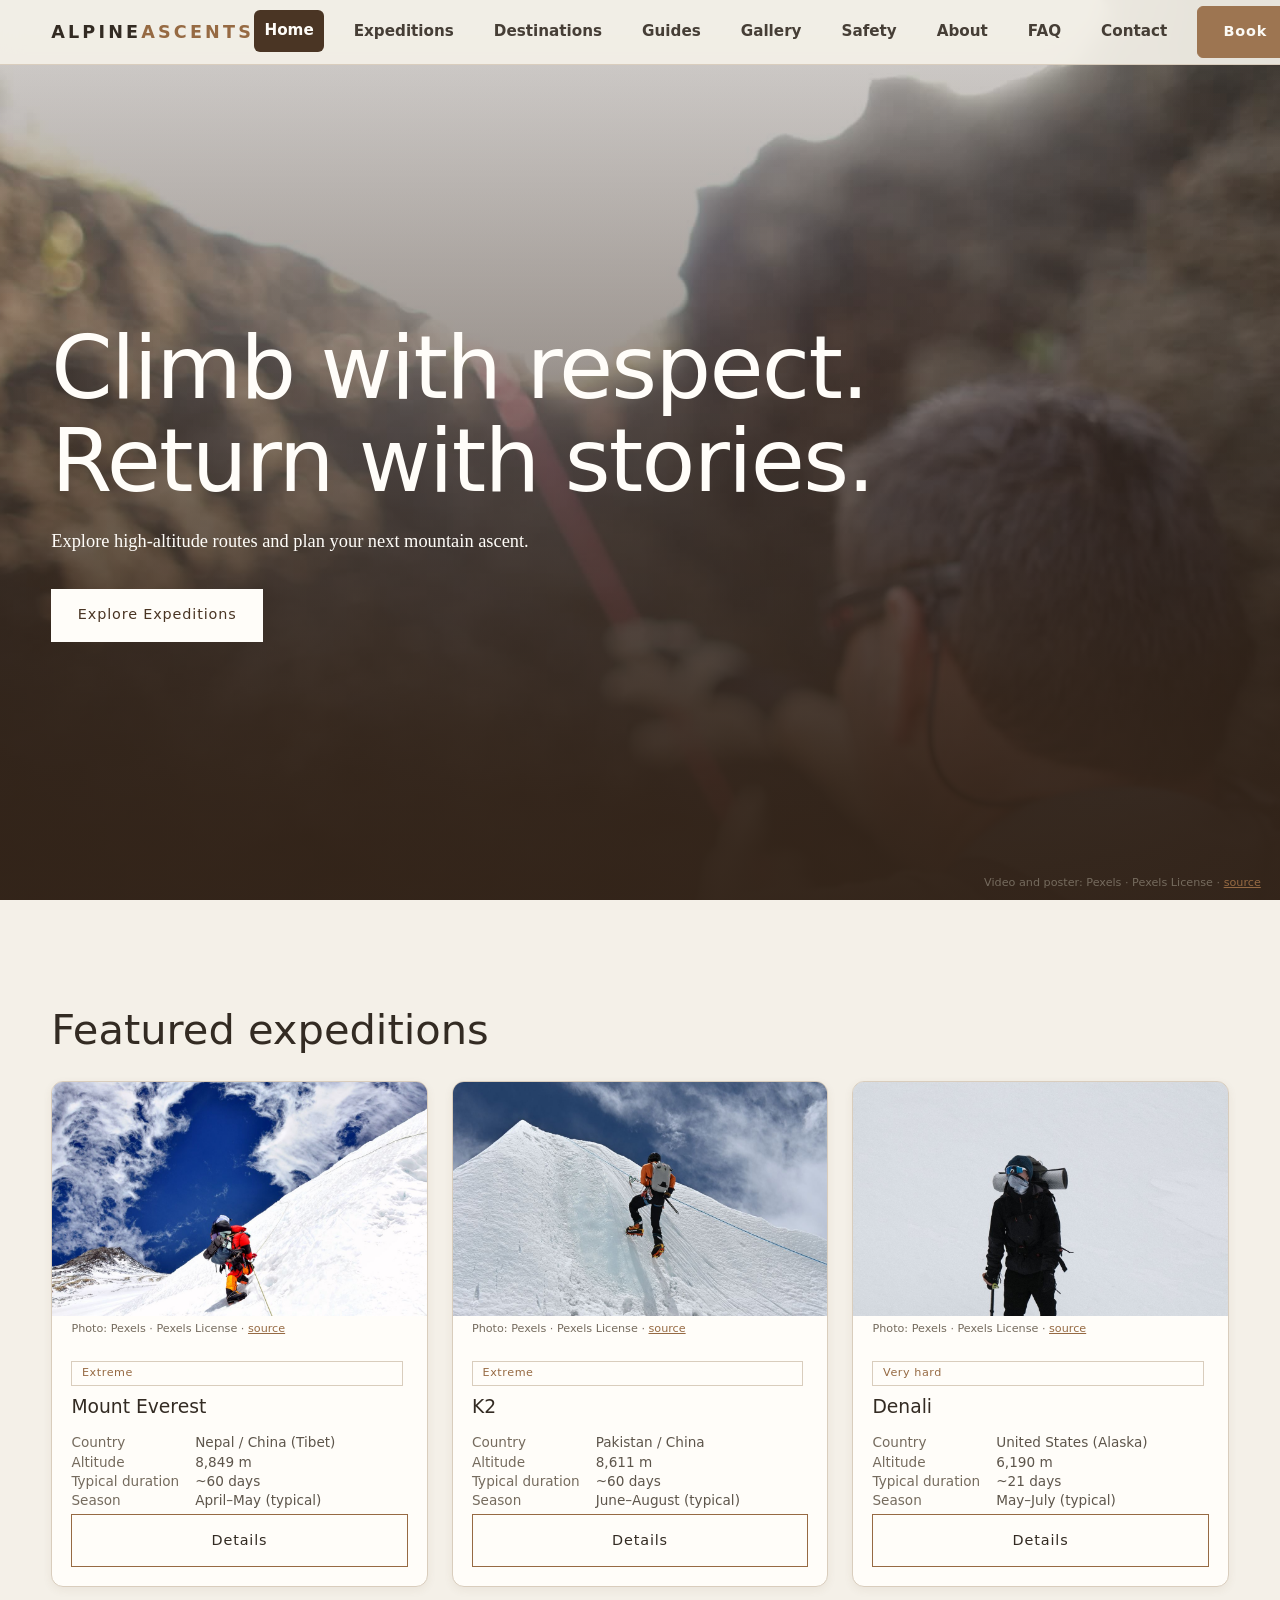
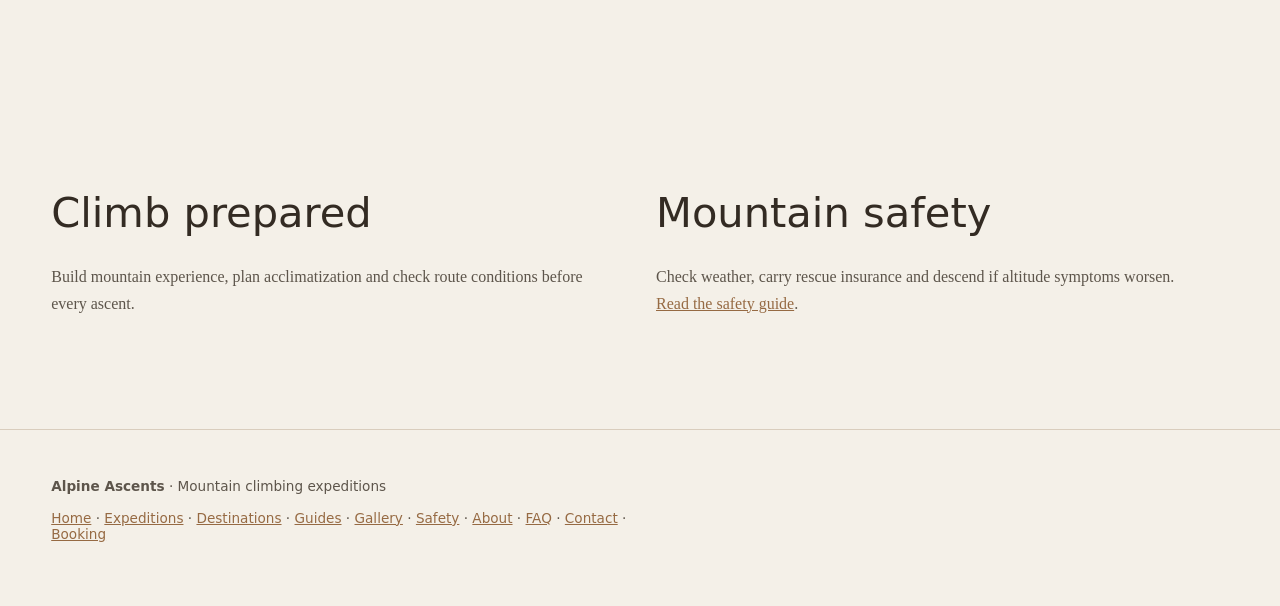
<file: index.html>
<!DOCTYPE html>
<html lang="en">

<head>
    <meta charset="utf-8">
    <meta name="viewport" content="width=device-width,initial-scale=1">
    <title>Home – Alpine Ascents</title>
    <meta name="description" content="Mountain climbing expeditions, route details and climbing preparation.">
    <link rel="stylesheet" href="css/style.css">
    <link rel="icon" type="image/webp" href="assets/images/climbing/fav.webp">
</head>

<body data-page="home">
    <div id="nav"></div>
    <main>
        <div class="hero">
            <div class="wrap">
                <h1>Climb with respect.<br>Return with stories.</h1>
                <p>Explore high-altitude routes and plan your next mountain ascent.</p>
                <a class="btn pri" href="expeditions.html">Explore Expeditions</a>
            </div>
        </div>
        <section>
            <div class="wrap">
                <h2 class="rv">Featured expeditions</h2>
                <div id="grid" class="grid" aria-live="polite">Loading…</div>
            </div>
        </section>
        <section>
            <div class="wrap split">
                <div class="rv">
                    <h2>Climb prepared</h2>
                    <p>Build mountain experience, plan acclimatization and check route conditions before every ascent.</p>
                </div>
                <div class="rv">
                    <h2>Mountain safety</h2>
                    <p>Check weather, carry rescue insurance and descend if altitude symptoms worsen. <a
                            href="safety.html">Read the safety guide</a>.</p>
                </div>
            </div>
        </section>
    </main>
    <div id="foot"></div>
    <script src="js/media.js"></script>
    <script src="js/main.js"></script>
</body>

</html>
</file>
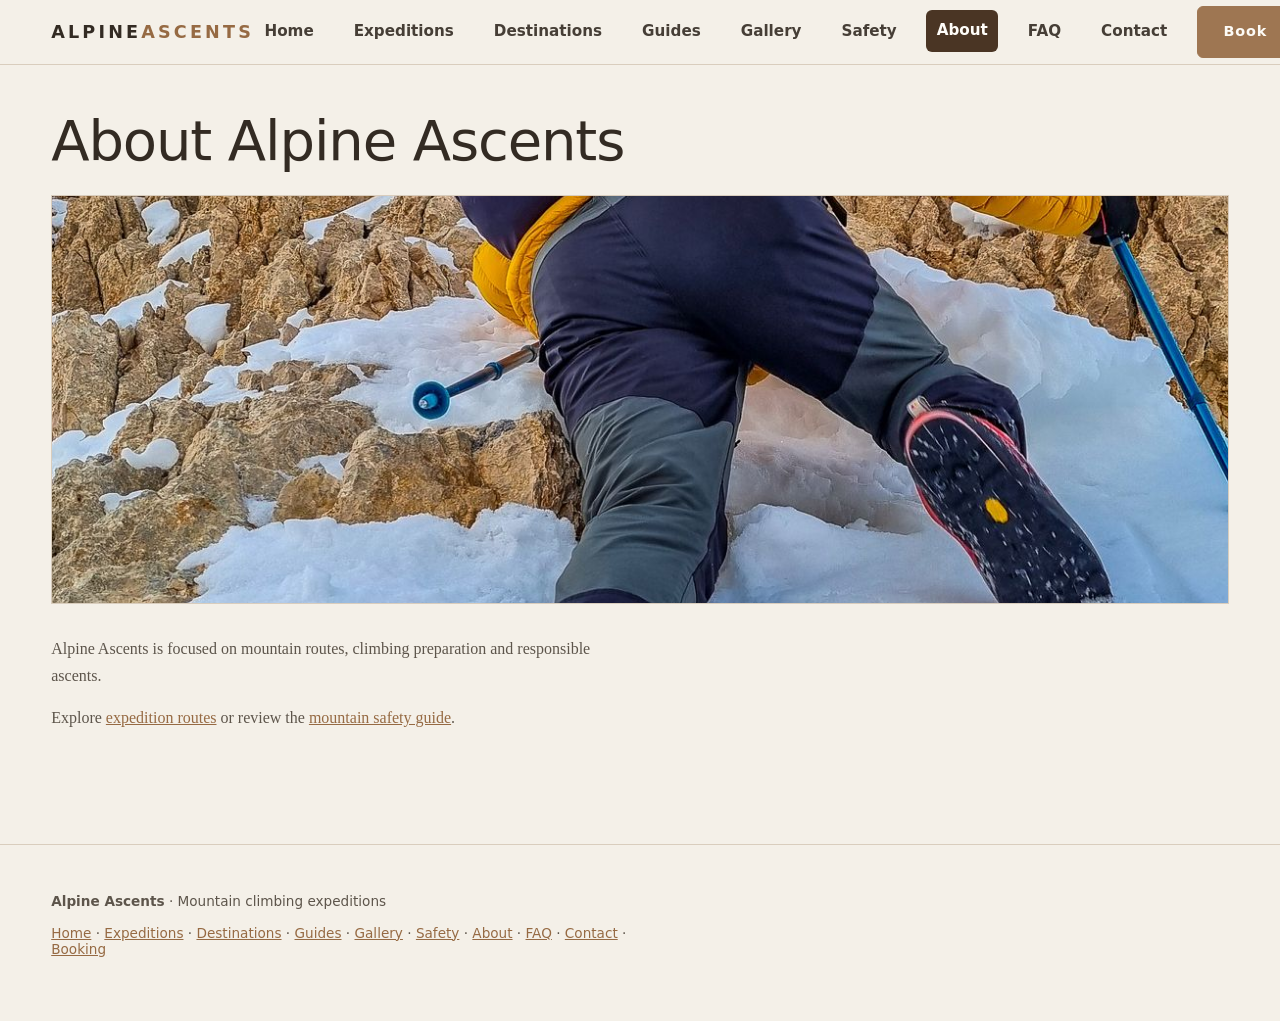
<file: about.html>
<!DOCTYPE html>
<html lang="en">

<head>
    <meta charset="utf-8">
    <meta name="viewport" content="width=device-width,initial-scale=1">
    <title>About – Alpine Ascents</title>
    <meta name="description" content="Mountain routes, climbing preparation and responsible ascents.">
    <link rel="stylesheet" href="css/style.css">
    <link rel="icon" type="image/webp" href="assets/images/climbing/fav.webp">
</head>

<body data-page="about">
    <div id="nav"></div>
    <main>
        <section style="padding-top:7rem">
            <div class="wrap rv">
                <h1 style="font-size:clamp(2rem,5vw,3.5rem)">About Alpine Ascents</h1>
                <p>Alpine Ascents is focused on mountain routes, climbing preparation and responsible ascents.</p>
                <p>Explore <a href="expeditions.html">expedition routes</a> or review the
                    <a href="safety.html">mountain safety guide</a>.</p>
            </div>
        </section>
    </main>
    <div id="foot"></div>
    <script src="js/media.js"></script>
    <script src="js/main.js"></script>
</body>

</html>
</file>
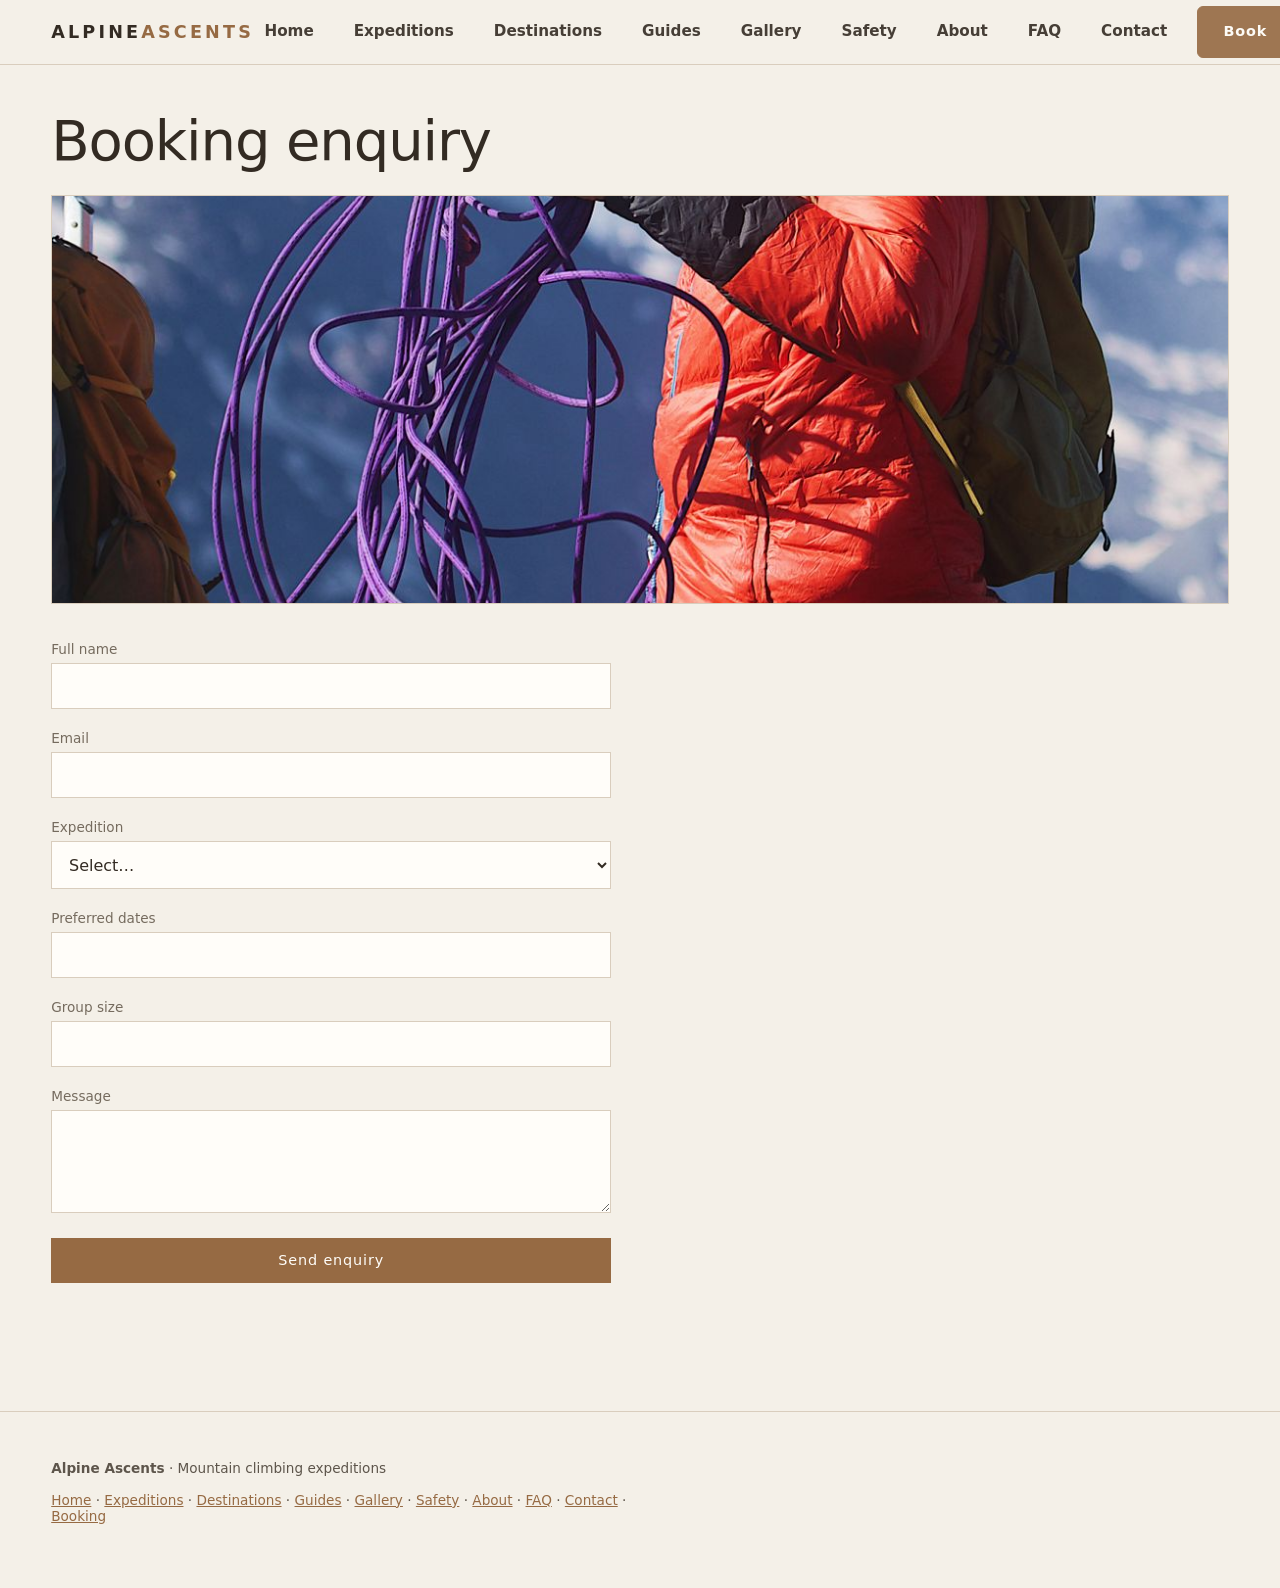
<file: booking.html>
<!DOCTYPE html>
<html lang="en">

<head>
    <meta charset="utf-8">
    <meta name="viewport" content="width=device-width,initial-scale=1">
    <title>Booking enquiry – Alpine Ascents</title>
    <meta name="description" content="Enquiry form.">
    <link rel="stylesheet" href="css/style.css">
    <link rel="icon" type="image/webp" href="assets/images/climbing/fav.webp">
</head>

<body data-page="booking">
    <div id="nav"></div>
    <main>
        <section style="padding-top:7rem">
            <div class="wrap rv">
                <h1 style="font-size:clamp(2rem,5vw,3.5rem)">Booking enquiry</h1>
                <form data-form novalidate>
                    <div><label for="n">Full name</label><input id="n" name="n" type="text" required><span
                            class="err"></span></div>
                    <div><label for="e">Email</label><input id="e" name="e" type="email" required><span
                            class="err"></span></div>
                    <div><label for="exp">Expedition</label><select id="exp" required></select><span class="err"></span>
                    </div>
                    <div><label for="d">Preferred dates</label><input id="d" name="d" type="text" required><span
                            class="err"></span></div>
                    <div><label for="g">Group size</label><input id="g" name="g" type="number" required><span
                            class="err"></span></div>
                    <div><label for="m">Message</label><textarea id="m" rows="4"></textarea></div><button
                        class="btn pri">Send enquiry</button>
                    <p class="ok" role="status"></p>
                </form>
            </div>
        </section>
    </main>
    <div id="foot"></div>
    <script src="js/media.js"></script>
    <script src="js/main.js"></script>
</body>

</html>
</file>
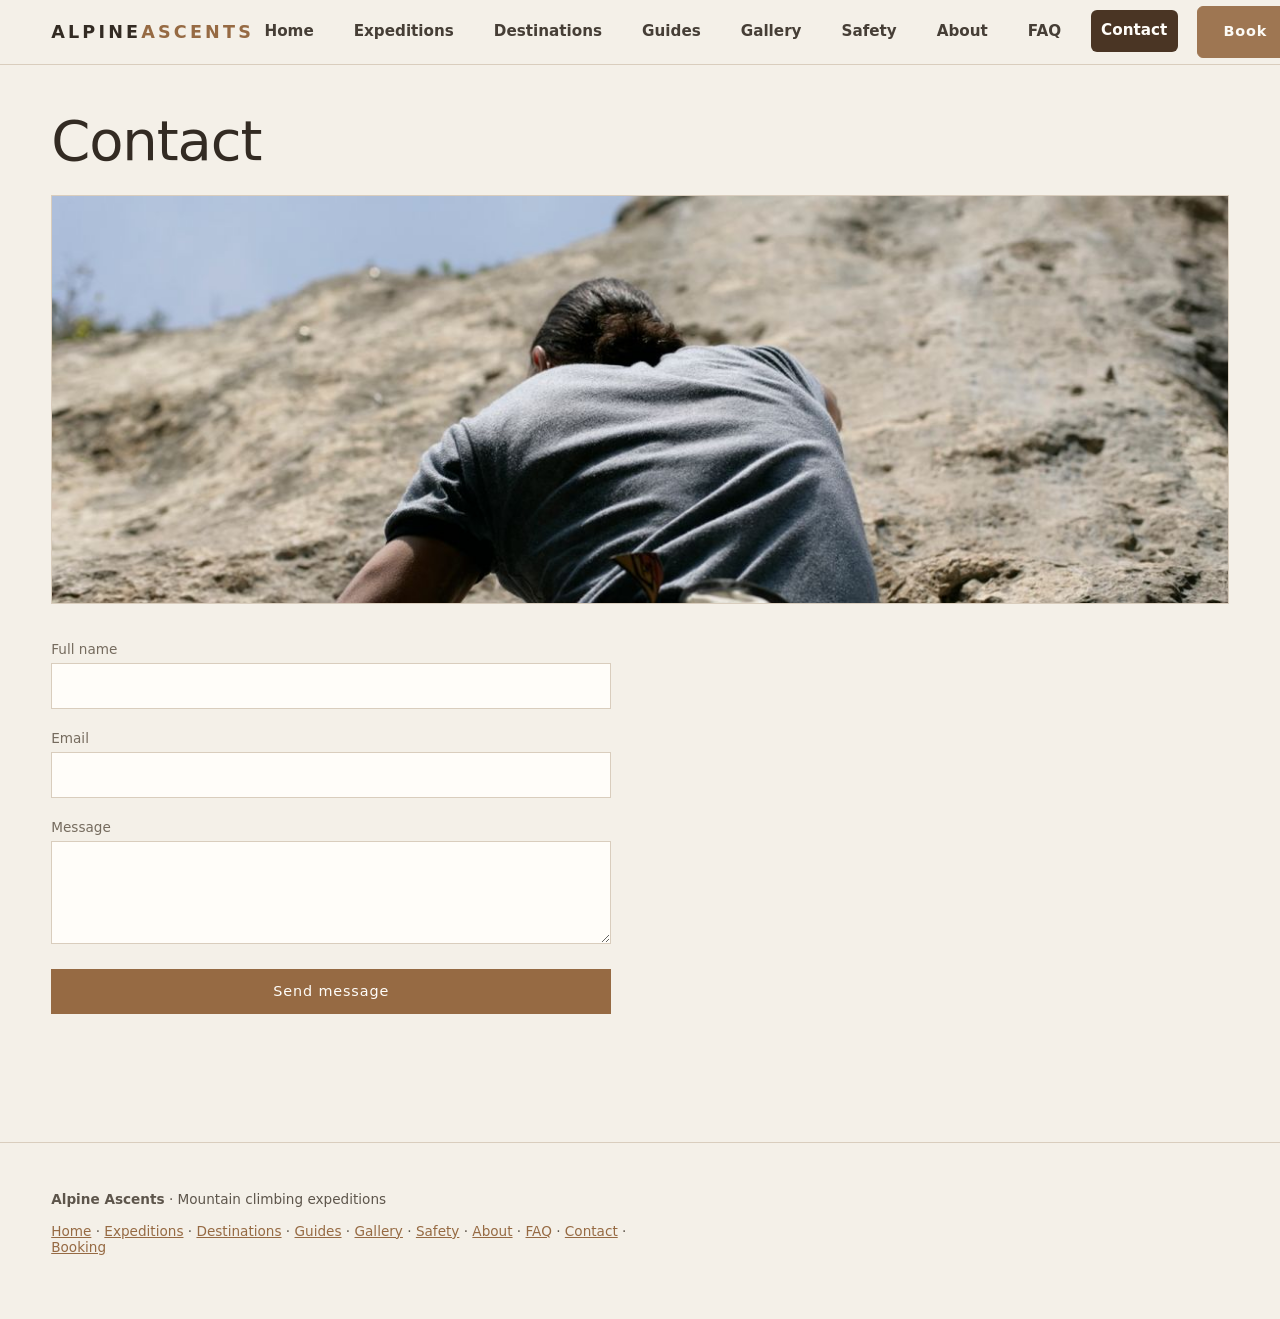
<file: contact.html>
<!DOCTYPE html>
<html lang="en">

<head>
    <meta charset="utf-8">
    <meta name="viewport" content="width=device-width,initial-scale=1">
    <title>Contact – Alpine Ascents</title>
    <meta name="description" content="Contact us.">
    <link rel="stylesheet" href="css/style.css">
    <link rel="icon" type="image/webp" href="assets/images/climbing/fav.webp">
</head>

<body data-page="contact">
    <div id="nav"></div>
    <main>
        <section style="padding-top:7rem">
            <div class="wrap rv">
                <h1 style="font-size:clamp(2rem,5vw,3.5rem)">Contact</h1>
                <form data-form novalidate>
                    <div><label for="n">Full name</label><input id="n" name="n" type="text" required><span
                            class="err"></span></div>
                    <div><label for="e">Email</label><input id="e" name="e" type="email" required><span
                            class="err"></span></div>
                    <div><label for="m">Message</label><textarea id="m" rows="4"></textarea></div><button
                        class="btn pri">Send message</button>
                    <p class="ok" role="status"></p>
                </form>
            </div>
        </section>
    </main>
    <div id="foot"></div>
    <script src="js/media.js"></script>
    <script src="js/main.js"></script>
</body>

</html>
</file>
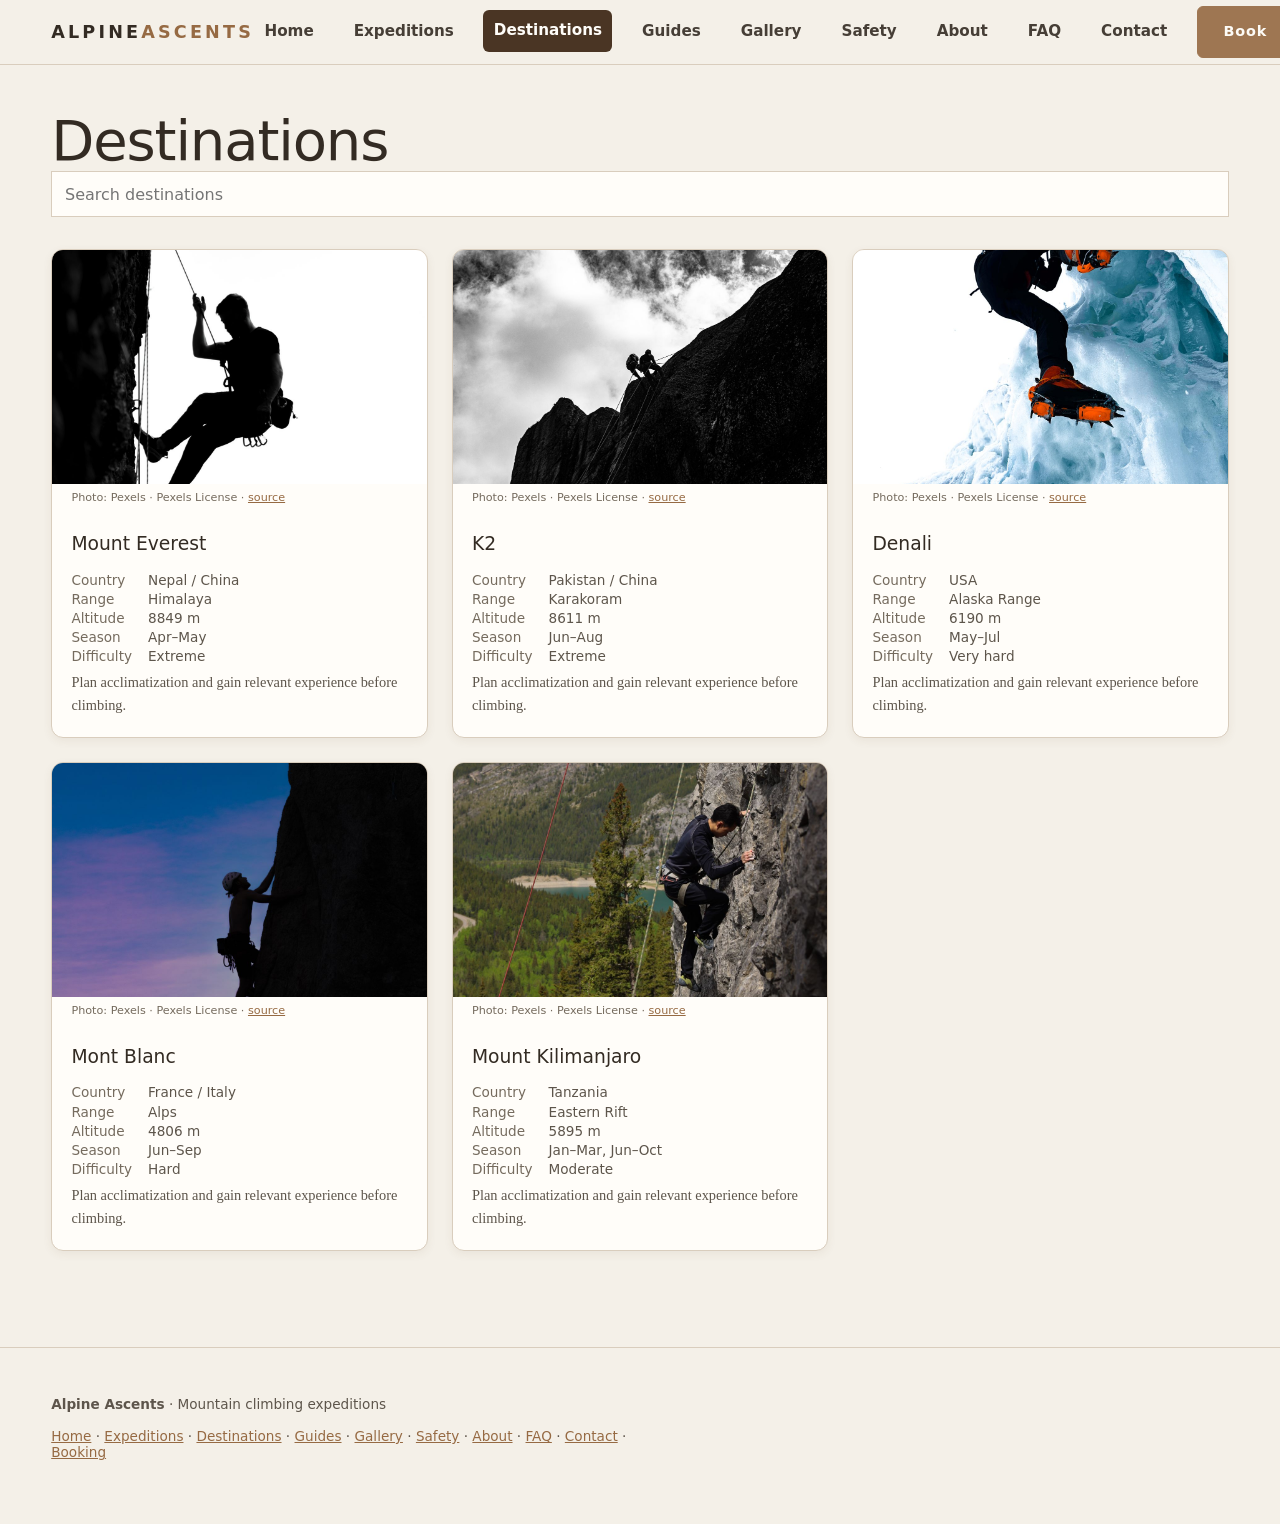
<file: destinations.html>
<!DOCTYPE html>
<html lang="en">

<head>
    <meta charset="utf-8">
    <meta name="viewport" content="width=device-width,initial-scale=1">
    <title>Destinations – Alpine Ascents</title>
    <meta name="description" content="Famous mountains and general facts.">
    <link rel="stylesheet" href="css/style.css">
    <link rel="icon" type="image/webp" href="assets/images/climbing/fav.webp">
</head>

<body data-page="destinations">
    <div id="nav"></div>
    <main>
        <section style="padding-top:7rem">
            <div class="wrap rv">
                <h1 style="font-size:clamp(2rem,5vw,3.5rem)">Destinations</h1>
                <div class="tools"><input id="q" type="search" placeholder="Search destinations" aria-label="Search">
                </div>
                <div id="grid" class="grid" aria-live="polite">Loading…</div>
            </div>
        </section>
    </main>
    <div id="foot"></div>
    <script src="js/media.js"></script>
    <script src="js/main.js"></script>
</body>

</html>
</file>
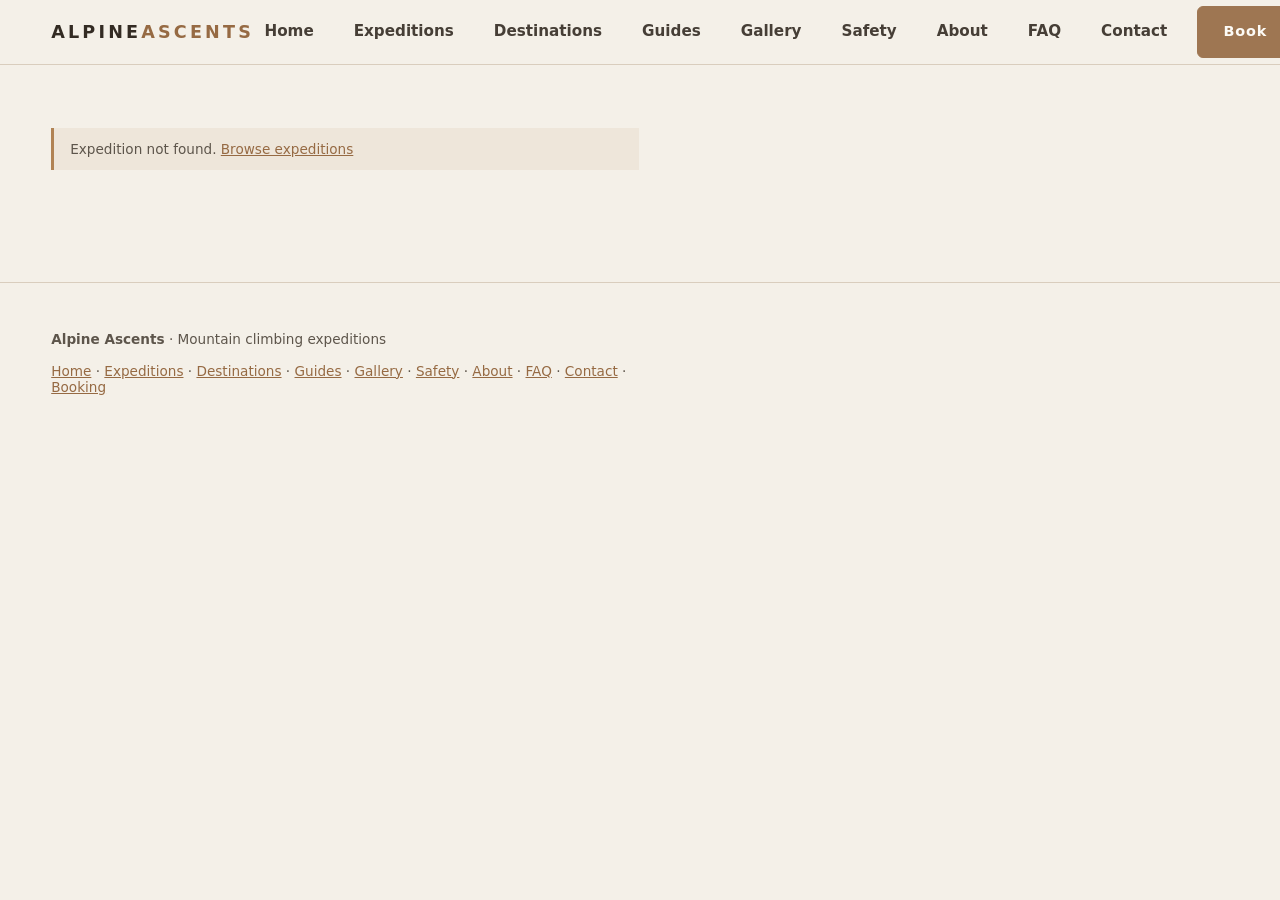
<file: expedition-details.html>
<!DOCTYPE html>
<html lang="en">

<head>
    <meta charset="utf-8">
    <meta name="viewport" content="width=device-width,initial-scale=1">
    <title>Expedition details – Alpine Ascents</title>
    <meta name="description" content="Mountain route details, altitude, season and climbing equipment.">
    <link rel="stylesheet" href="css/style.css">
    <link rel="icon" type="image/webp" href="assets/images/climbing/fav.webp">
</head>

<body data-page="details">
    <div id="nav"></div>
    <main>
        <section style="padding-top:7rem">
            <div class="wrap rv">
                <div id="app">Loading…</div>
            </div>
        </section>
    </main>
    <div id="foot"></div>
    <script src="js/media.js"></script>
    <script src="js/main.js"></script>
</body>

</html>
</file>
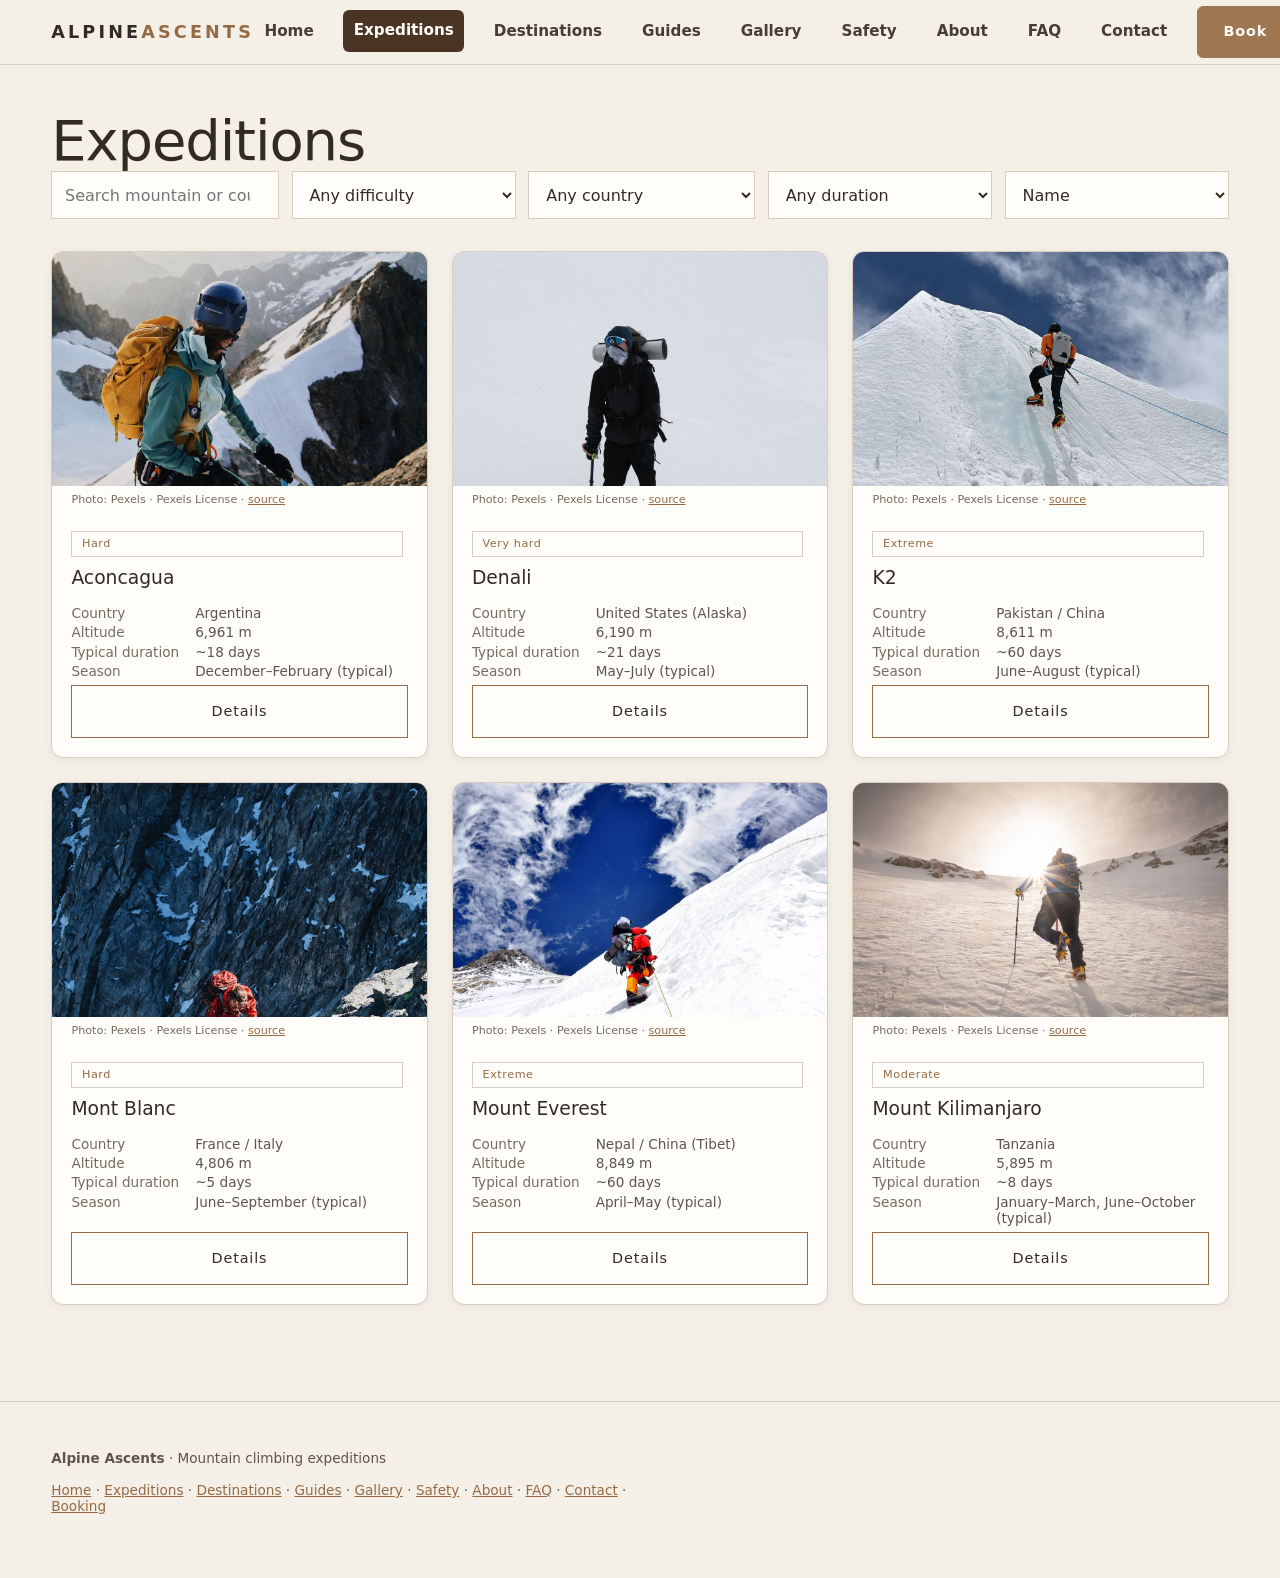
<file: expeditions.html>
<!DOCTYPE html>
<html lang="en">

<head>
    <meta charset="utf-8">
    <meta name="viewport" content="width=device-width,initial-scale=1">
    <title>Expeditions – Alpine Ascents</title>
    <meta name="description" content="Explore mountain expeditions and climbing routes.">
    <link rel="stylesheet" href="css/style.css">
    <link rel="icon" type="image/webp" href="assets/images/climbing/fav.webp">
</head>

<body data-page="expeditions">
    <div id="nav"></div>
    <main>
        <section style="padding-top:7rem">
            <div class="wrap rv">
                <h1 style="font-size:clamp(2rem,5vw,3.5rem)">Expeditions</h1>
                <div class="tools"><input id="q" type="search" placeholder="Search mountain or country"
                        aria-label="Search"><select id="diff" aria-label="Difficulty">
                        <option value="">Any difficulty</option>
                        <option>Moderate</option>
                        <option>Hard</option>
                        <option>Very hard</option>
                        <option>Extreme</option>
                    </select><select id="country" aria-label="Country">
                        <option value="">Any country</option>
                    </select><select id="dur" aria-label="Duration">
                        <option value="0">Any duration</option>
                        <option value="7">≤ 7 days</option>
                        <option value="21">≤ 21 days</option>
                        <option value="60">≤ 60 days</option>
                    </select><select id="sort" aria-label="Sort">
                        <option value="name">Name</option>
                        <option value="alt">Altitude</option>
                        <option value="dur">Duration</option>
                    </select></div>
                <div id="grid" class="grid" aria-live="polite">Loading…</div>
            </div>
        </section>
    </main>
    <div id="foot"></div>
    <script src="js/media.js"></script>
    <script src="js/main.js"></script>
</body>

</html>
</file>
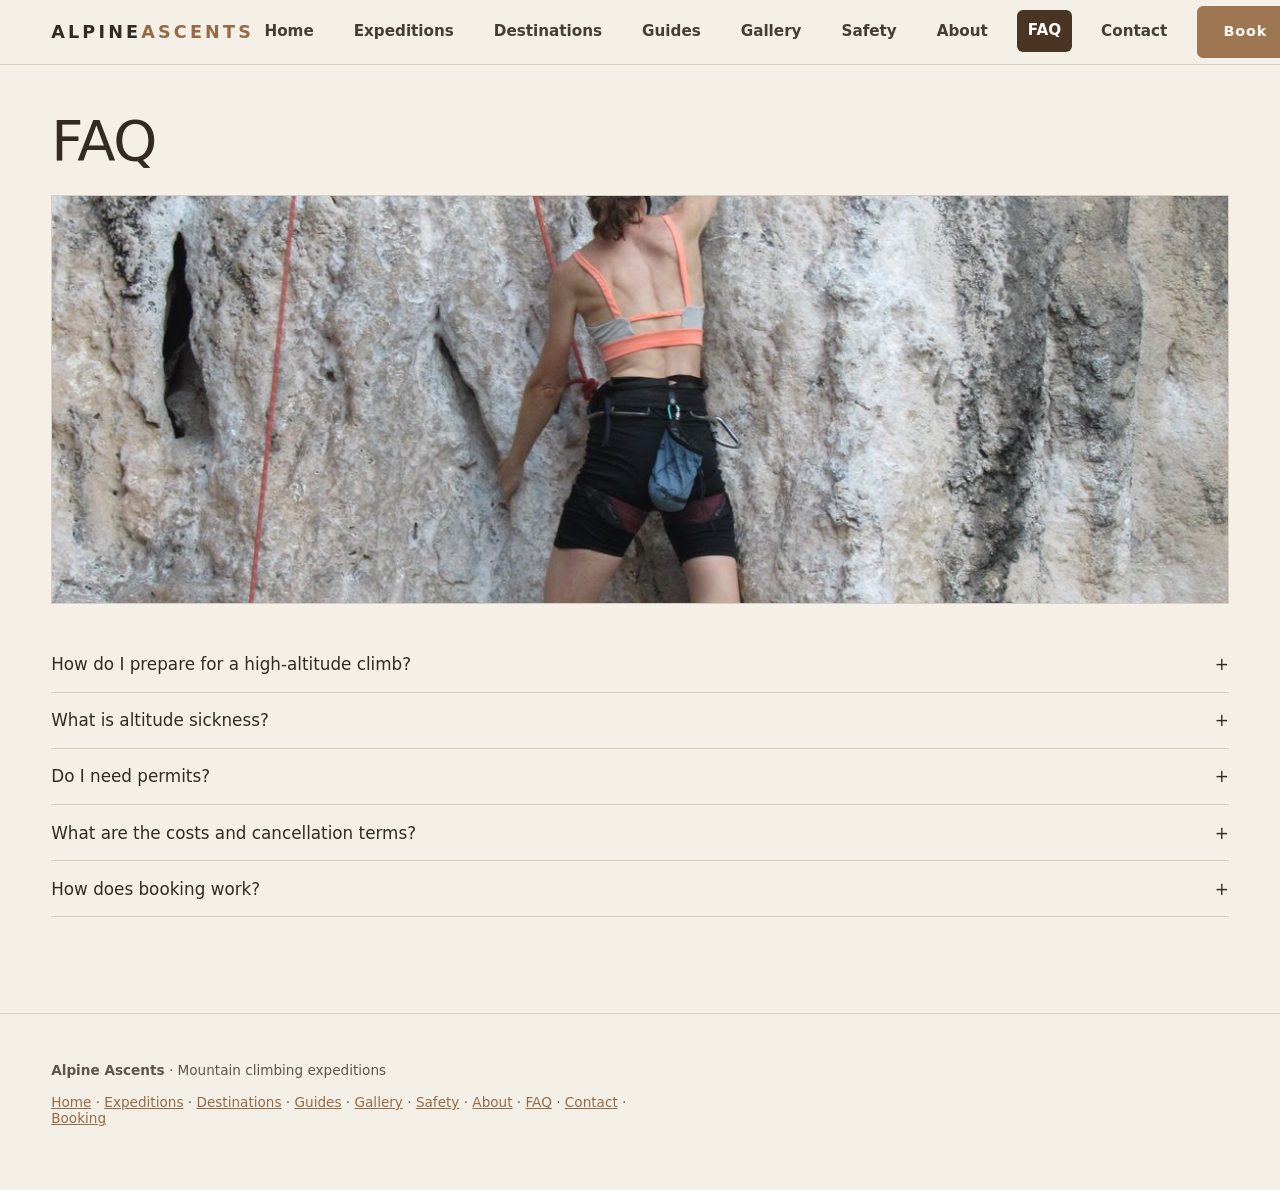
<file: faq.html>
<!DOCTYPE html>
<html lang="en">

<head>
    <meta charset="utf-8">
    <meta name="viewport" content="width=device-width,initial-scale=1">
    <title>FAQ – Alpine Ascents</title>
    <meta name="description" content="Frequently asked questions.">
    <link rel="stylesheet" href="css/style.css">
    <link rel="icon" type="image/webp" href="assets/images/climbing/fav.webp">
</head>

<body data-page="faq">
    <div id="nav"></div>
    <main>
        <section style="padding-top:7rem">
            <div class="wrap rv">
                <h1 style="font-size:clamp(2rem,5vw,3.5rem)">FAQ</h1>
                <div id="faq" class="faq">Loading…</div>
            </div>
        </section>
    </main>
    <div id="foot"></div>
    <script src="js/media.js"></script>
    <script src="js/main.js"></script>
</body>

</html>
</file>
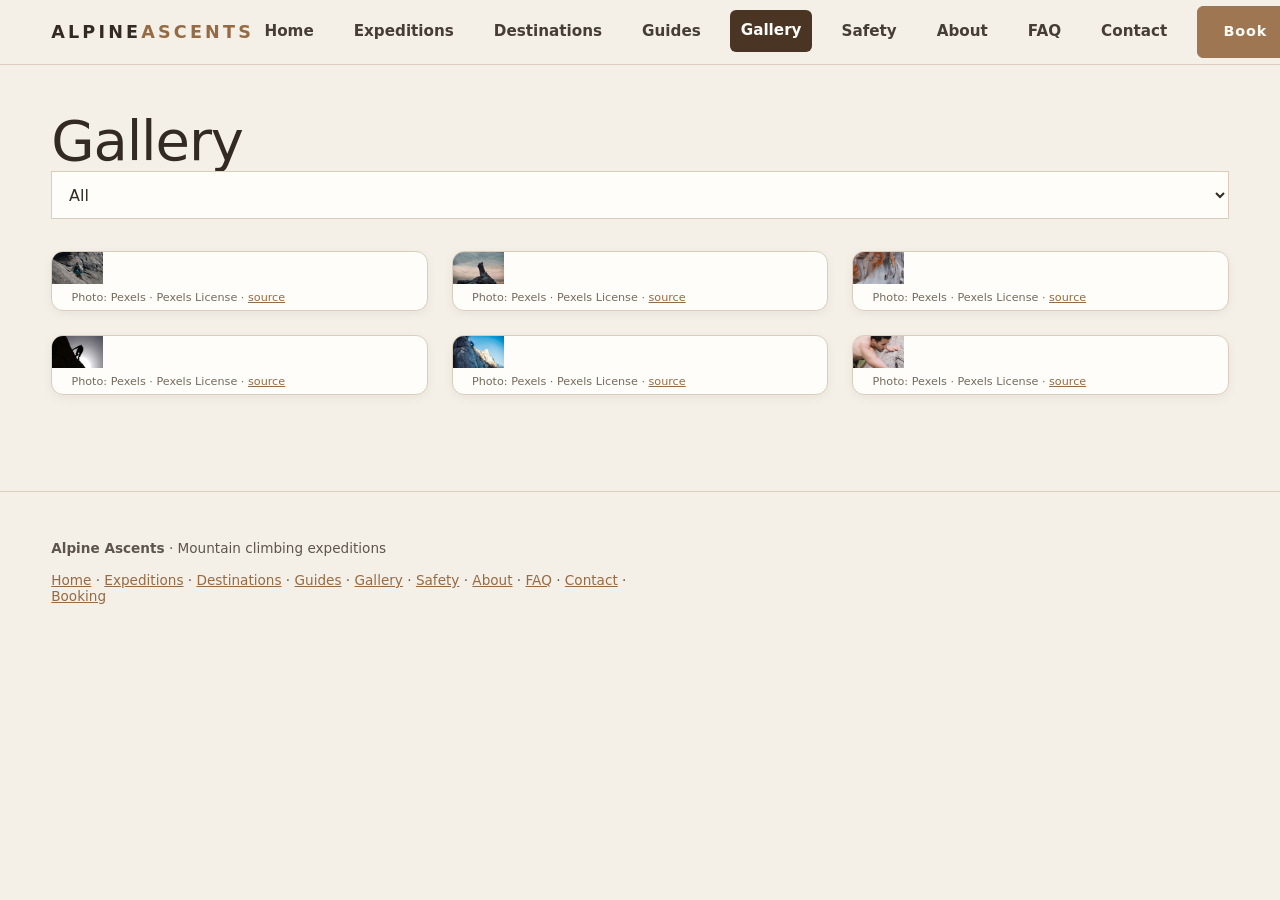
<file: gallery.html>
<!DOCTYPE html>
<html lang="en">

<head>
    <meta charset="utf-8">
    <meta name="viewport" content="width=device-width,initial-scale=1">
    <title>Gallery – Alpine Ascents</title>
    <meta name="description" content="Mountain gallery.">
    <link rel="stylesheet" href="css/style.css">
    <link rel="icon" type="image/webp" href="assets/images/climbing/fav.webp">
</head>

<body data-page="gallery">
    <div id="nav"></div>
    <main>
        <section style="padding-top:7rem">
            <div class="wrap rv">
                <h1 style="font-size:clamp(2rem,5vw,3.5rem)">Gallery</h1>
                <div class="tools"><select id="cat" aria-label="Category">
                        <option value="">All</option>
                    </select></div>
                <div id="grid" class="grid">Loading…</div>
                <dialog id="lb">
                    <p id="cap"></p>
                    <form method="dialog"><button class="btn">Close</button></form>
                </dialog>
            </div>
        </section>
    </main>
    <div id="foot"></div>
    <script src="js/media.js"></script>
    <script src="js/main.js"></script>
</body>

</html>
</file>
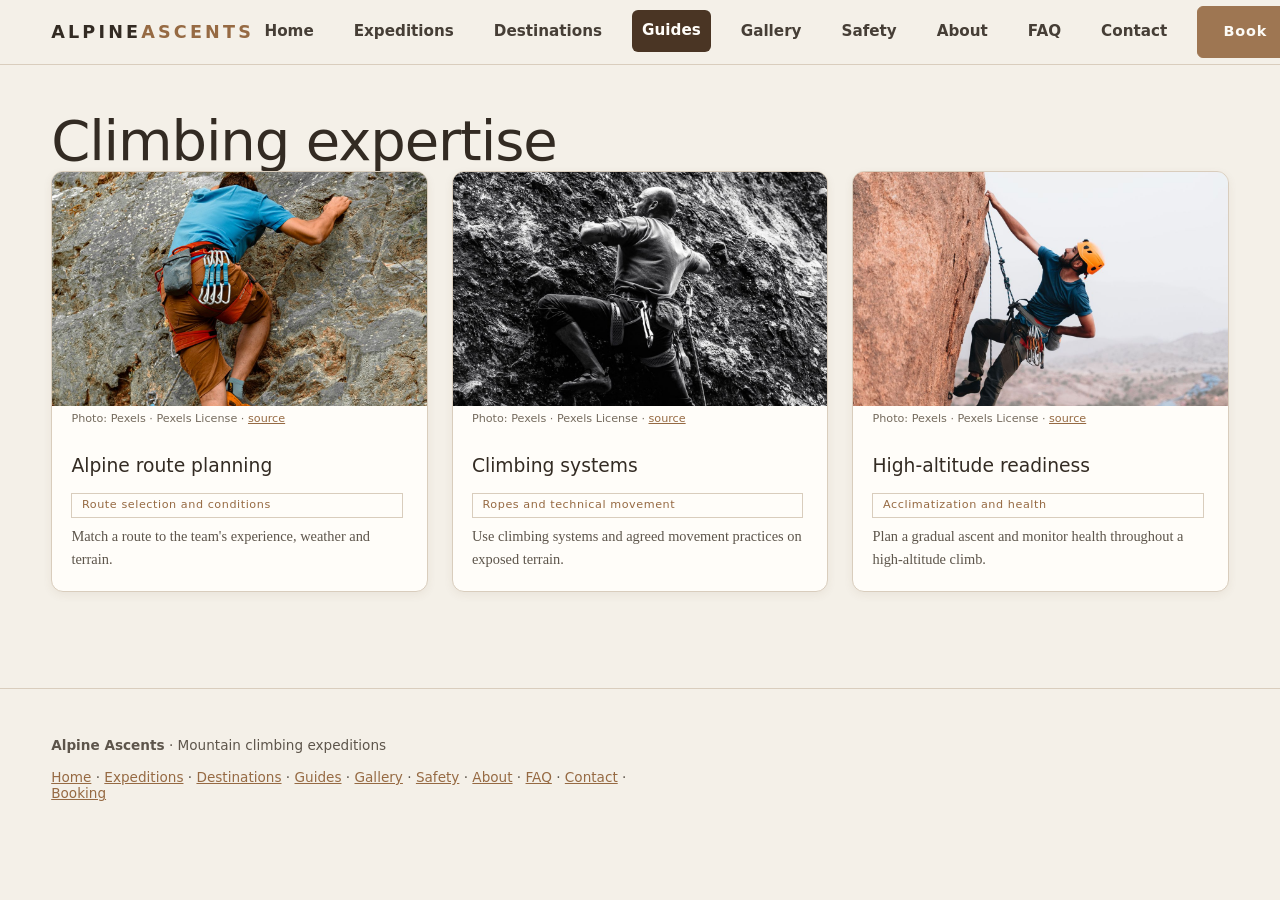
<file: guides.html>
<!DOCTYPE html>
<html lang="en">

<head>
    <meta charset="utf-8">
    <meta name="viewport" content="width=device-width,initial-scale=1">
    <title>Guides – Alpine Ascents</title>
    <meta name="description" content="Mountain climbing skills and expedition preparation.">
    <link rel="stylesheet" href="css/style.css">
    <link rel="icon" type="image/webp" href="assets/images/climbing/fav.webp">
</head>

<body data-page="guides">
    <div id="nav"></div>
    <main>
        <section style="padding-top:7rem">
            <div class="wrap rv">
                <h1 style="font-size:clamp(2rem,5vw,3.5rem)">Climbing expertise</h1>
                <div id="grid" class="grid" aria-live="polite">Loading…</div>
            </div>
        </section>
    </main>
    <div id="foot"></div>
    <script src="js/media.js"></script>
    <script src="js/main.js"></script>
</body>

</html>
</file>
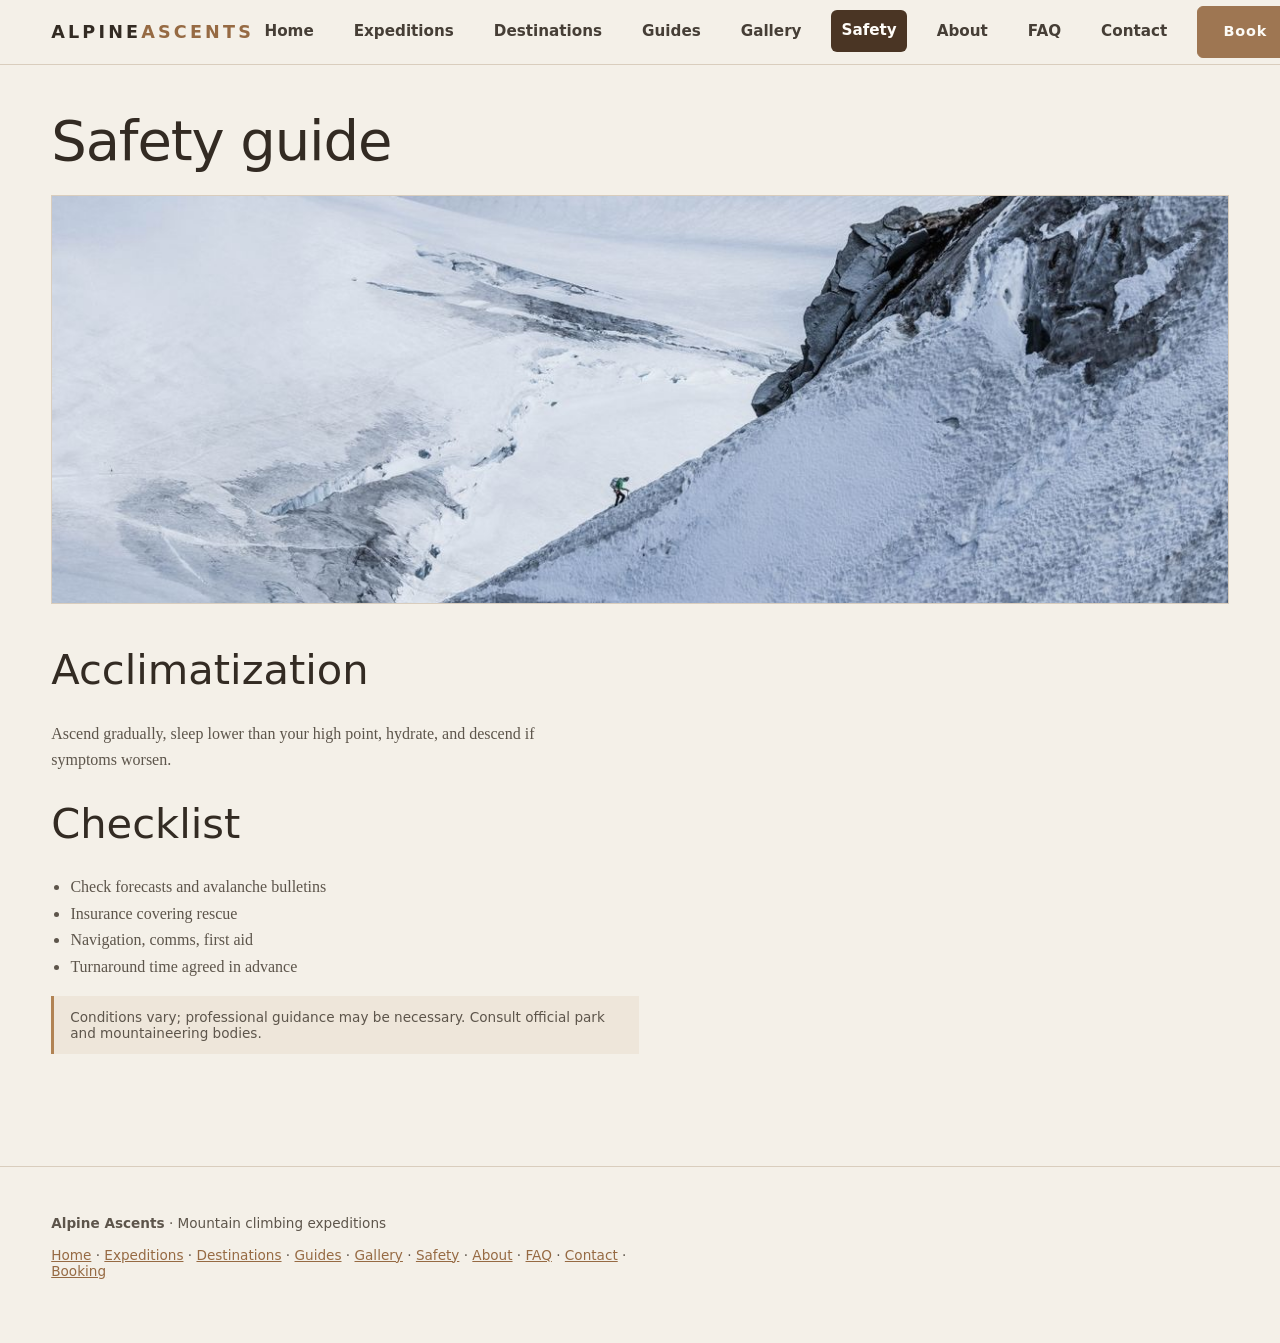
<file: safety.html>
<!DOCTYPE html>
<html lang="en">

<head>
    <meta charset="utf-8">
    <meta name="viewport" content="width=device-width,initial-scale=1">
    <title>Safety guide – Alpine Ascents</title>
    <meta name="description" content="Mountaineering safety basics.">
    <link rel="stylesheet" href="css/style.css">
    <link rel="icon" type="image/webp" href="assets/images/climbing/fav.webp">
</head>

<body data-page="safety">
    <div id="nav"></div>
    <main>
        <section style="padding-top:7rem">
            <div class="wrap rv">
                <h1 style="font-size:clamp(2rem,5vw,3.5rem)">Safety guide</h1>
                <h2>Acclimatization</h2>
                <p>Ascend gradually, sleep lower than your high point, hydrate, and descend if symptoms worsen.</p>
                <h2>Checklist</h2>
                <ul class="chk">
                    <li>Check forecasts and avalanche bulletins</li>
                    <li>Insurance covering rescue</li>
                    <li>Navigation, comms, first aid</li>
                    <li>Turnaround time agreed in advance</li>
                </ul>
                <p class="note">Conditions vary; professional guidance may be necessary. Consult official park and
                    mountaineering bodies.</p>
            </div>
        </section>
    </main>
    <div id="foot"></div>
    <script src="js/media.js"></script>
    <script src="js/main.js"></script>
</body>

</html>
</file>
<file: css/style.css>
:root {
    --bg: #f4f0e8;
    --bg2: #fffdf9;
    --stone: #756b5e;
    --snow: #332b23;
    --ice: #966a43;
    --alp: #58744b;
    --line: #d9cdbd
}

* {
    box-sizing: border-box;
    margin: 0
}

html {
    scroll-behavior: smooth
}

body {
    background: var(--bg);
    color: var(--snow);
    font: 1rem/1.65 Georgia, 'Times New Roman', serif;
    overflow-x: hidden
}

h1,
h2,
h3,
.btn,
nav,
label,
.tag {
    font-family: system-ui, 'Segoe UI', sans-serif
}

h1 {
    font-size: clamp(2.2rem, 7vw, 5.5rem);
    line-height: 1.05;
    font-weight: 300;
    letter-spacing: -.02em
}

h2 {
    font-size: clamp(1.6rem, 4vw, 2.6rem);
    font-weight: 300;
    margin-bottom: 1rem
}

h3 {
    font-weight: 500;
    margin-bottom: .3rem
}

p {
    color: #5d554b;
    margin-bottom: 1rem;
    max-width: 68ch
}

a {
    color: var(--ice)
}

:focus-visible {
    outline: 2px solid var(--ice);
    outline-offset: 3px
}

.wrap {
    width: min(1200px, 92%);
    margin: auto
}

section {
    padding: clamp(3rem, 8vw, 6rem) 0
}

header {
    position: fixed;
    inset: 0 0 auto;
    z-index: 50;
    background: #f4f0e8ed;
    backdrop-filter: blur(10px);
    border-bottom: 1px solid var(--line)
}

header .wrap {
    display: flex;
    align-items: center;
    justify-content: space-between;
    height: 64px
}

.logo {
    font: 600 1.1rem system-ui;
    letter-spacing: .18em;
    text-transform: uppercase;
    color: var(--snow);
    text-decoration: none
}

.logo span {
    color: var(--ice)
}

nav ul {
    display: flex;
    gap: 1.2rem;
    list-style: none;
    padding: 0;
    align-items: center
}

nav a {
    color: var(--snow);
    text-decoration: none;
    font-size: .95rem;
    font-weight: 600;
    opacity: .9;
    display: inline-block;
    padding: .5rem .65rem;
    border-radius: 6px;
    transition: color .2s ease, background-color .2s ease, transform .2s ease
}

nav a:hover,
nav a[aria-current] {
    opacity: 1;
    color: #fffdf9;
    background: #4a3524;
    transform: translateY(-1px)
}

#menu {
    display: none;
    background: var(--bg2);
    border: 1px solid var(--line);
    border-radius: 6px;
    color: var(--snow);
    padding: .6rem .9rem;
    min-height: 44px;
    font-size: .95rem;
    font-weight: 600;
    cursor: pointer;
    transition: color .2s ease, background-color .2s ease, border-color .2s ease
}

#menu:hover,
#menu[aria-expanded="true"] {
    color: #fffdf9;
    background: #4a3524;
    border-color: #4a3524
}

.btn {
    display: inline-block;
    padding: .85rem 1.6rem;
    border: 1px solid var(--ice);
    color: var(--snow);
    background: transparent;
    text-decoration: none;
    cursor: pointer;
    font-size: .9rem;
    letter-spacing: .06em;
    transition: .3s;
    min-height: 44px
}

.btn:hover,
.btn.pri {
    background: var(--ice);
    color: #fffdf9
}

.hero {
    min-height: 100svh;
    display: flex;
    align-items: flex-end;
    padding: 8rem 0 4rem;
    background: linear-gradient(#3828191c 10%, #332419df), radial-gradient(ellipse at 70% 30%, #b9956c, #6c523b 75%);
    position: relative
}

.hero:before {
    content: "";
    position: absolute;
    inset: auto 0 0;
    height: 55%;
    background: linear-gradient(135deg, transparent 49%, #5b4634 50%) 0 0/40% 100%, linear-gradient(225deg, transparent 49%, #705941 50%) 30% 0/50% 80%, linear-gradient(135deg, transparent 49%, #3b3024 50%) 70% 0/45% 60%;
    background-repeat: no-repeat;
    opacity: .9
}

.hero .wrap {
    position: relative
}

.hero p {
    font-size: 1.15rem;
    margin: 1.2rem 0 2rem
}

.grid {
    display: grid;
    gap: 1.5rem;
    grid-template-columns: repeat(auto-fill, minmax(min(100%, 290px), 1fr))
}

.card {
    background: var(--bg2);
    border: 1px solid var(--line);
    border-radius: 12px;
    box-shadow: 0 3px 10px #60452b12;
    overflow: hidden;
    transition: transform .25s ease, box-shadow .25s ease, border-color .25s ease;
    display: flex;
    flex-direction: column
}

.card:hover {
    transform: translateY(-4px);
    box-shadow: 0 8px 20px #60452b24;
    border-color: var(--ice)
}

.ph {
    aspect-ratio: 16/10;
    background: linear-gradient(160deg, #e1d3be, #c8b296);
    display: grid;
    place-items: center;
    color: var(--stone);
    font: .75rem system-ui;
    text-align: center;
    padding: 1rem;
    position: relative
}

.ph img {
    position: absolute;
    inset: 0;
    width: 100%;
    height: 100%;
    object-fit: cover;
    transition: transform .35s ease
}

.card:hover .ph img {
    transform: scale(1.04)
}
.card .body {
    padding: 1.2rem;
    flex: 1;
    display: flex;
    flex-direction: column;
    gap: .4rem
}

.card .body p {
    font-size: .9rem;
    margin: 0
}

.card .body .btn {
    margin-top: auto;
    text-align: center
}

.tag {
    display: inline-block;
    font-size: .7rem;
    padding: .15rem .6rem;
    border: 1px solid var(--line);
    color: var(--ice);
    margin-right: .3rem;
    letter-spacing: .05em
}

.tag.warn {
    color: #8a5a32
}

dl {
    display: grid;
    grid-template-columns: auto 1fr;
    gap: .2rem 1rem;
    font: .85rem system-ui;
    color: #5d554b
}

dt {
    color: var(--stone)
}

dd {
    margin: 0
}

.note {
    border-left: 3px solid #b18354;
    background: #b1835417;
    padding: .8rem 1rem;
    font: .85rem system-ui;
    margin: 1rem 0
}

.split {
    display: grid;
    gap: 2rem;
    grid-template-columns: 1fr 1fr;
    align-items: start
}

.tools {
    display: flex;
    flex-wrap: wrap;
    gap: .8rem;
    margin-bottom: 2rem
}

input,
select,
textarea {
    background: var(--bg2);
    color: var(--snow);
    border: 1px solid var(--line);
    padding: .8rem;
    font: 1rem system-ui;
    width: 100%;
    min-height: 44px
}

.tools input,
.tools select {
    flex: 1 1 170px;
    width: auto
}

form {
    display: grid;
    gap: 1rem;
    max-width: 560px
}

label {
    font-size: .85rem;
    color: var(--stone)
}

.err {
    color: #a5362f;
    font: .8rem system-ui;
    min-height: 1em
}

.ok {
    color: var(--alp);
    font: .95rem system-ui
}

.faq button {
    width: 100%;
    text-align: left;
    background: none;
    border: 0;
    border-bottom: 1px solid var(--line);
    color: var(--snow);
    padding: 1.1rem 0;
    font: 1.05rem system-ui;
    cursor: pointer;
    display: flex;
    justify-content: space-between;
    min-height: 44px
}

.faq .a {
    display: none;
    padding: .8rem 0
}

.faq .open+.a {
    display: block
}

ul.chk {
    padding-left: 1.2rem;
    color: #5d554b
}

dialog {
    background: var(--bg2);
    color: var(--snow);
    border: 1px solid var(--line);
    max-width: min(92vw, 800px);
    padding: 1.5rem
}

dialog::backdrop {
    background: #30251abf
}

footer {
    border-top: 1px solid var(--line);
    padding: 3rem 0;
    font: .85rem system-ui;
    color: var(--stone)
}

#top {
    position: fixed;
    right: 1rem;
    bottom: 1rem;
    width: 44px;
    height: 44px;
    border: 1px solid var(--ice);
    background: var(--bg);
    color: var(--ice);
    cursor: pointer;
    display: none;
    z-index: 40
}

.rv {
    opacity: 0;
    transform: translateY(24px);
    transition: 1s
}

.rv.in {
    opacity: 1;
    transform: none
}

@media(max-width:860px) {
    #menu {
        display: block
    }

    nav ul {
        display: none;
        position: absolute;
        top: 64px;
        left: 0;
        right: 0;
        flex-direction: column;
        background: var(--bg);
        padding: 1.5rem;
        border-bottom: 1px solid var(--line);
        gap: 1rem
    }

    nav ul.open {
        display: flex
    }

    .split {
        grid-template-columns: 1fr
    }
}

@media(min-width:1800px) {
    html {
        font-size: 118%
    }
}

@media(prefers-reduced-motion:reduce) {
    * {
        transition: none !important;
        animation: none !important;
        scroll-behavior: auto !important
    }

    .rv {
        opacity: 1;
        transform: none
    }
}

/* ---- media: hero picture/video + photo credits ---- */
.hero .wrap {
    z-index: 1
}

.hasimg:before {
    display: none
}

.hasimg:after {
    content: "";
    position: absolute;
    inset: 0;
    background: linear-gradient(#33241924, #332419d9 95%)
}

.bgv {
    position: absolute;
    inset: 0;
    width: 100%;
    height: 100%;
    object-fit: cover;
    opacity: .72
}

.credit {
    display: block;
    font: .7rem system-ui;
    color: var(--stone);
    padding: .4rem 1.2rem
}

.page-photo {
    margin: 1.5rem 0 2rem
}

.page-photo img {
    display: block;
    width: 100%;
    height: clamp(220px, 32vw, 420px);
    object-fit: cover;
    border: 1px solid var(--line)
}

.herocredit {
    position: absolute;
    right: 0;
    bottom: .3rem;
    z-index: 2
}

/* The autoplay climbing video is confined to the homepage hero. */
.hero .wrap,
.hero p {
    color: #fffdf9
}

.hero .btn.pri {
    border-color: #fffdf9;
    background: #fffdf9;
    color: #4a3524
}

@media(prefers-reduced-motion:reduce) {
    .bgv {
        display: none
    }
}
</file>
